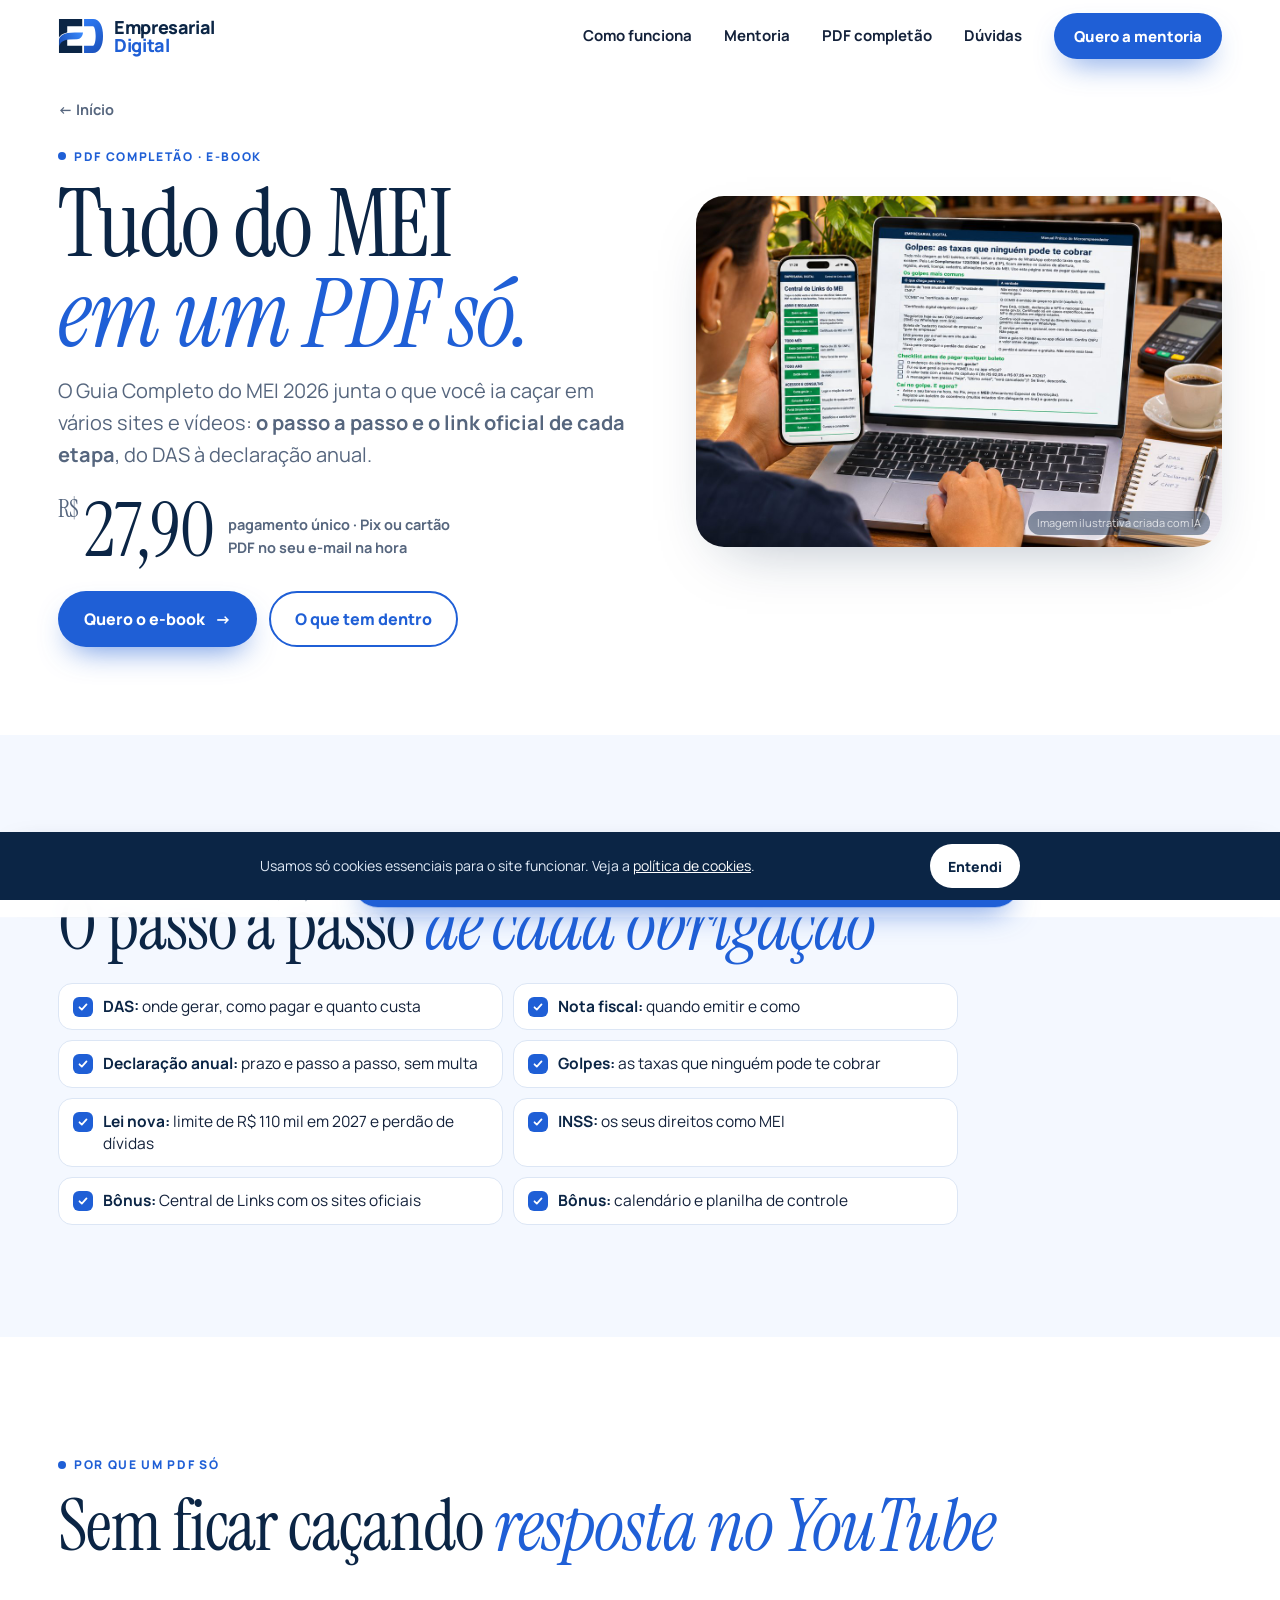
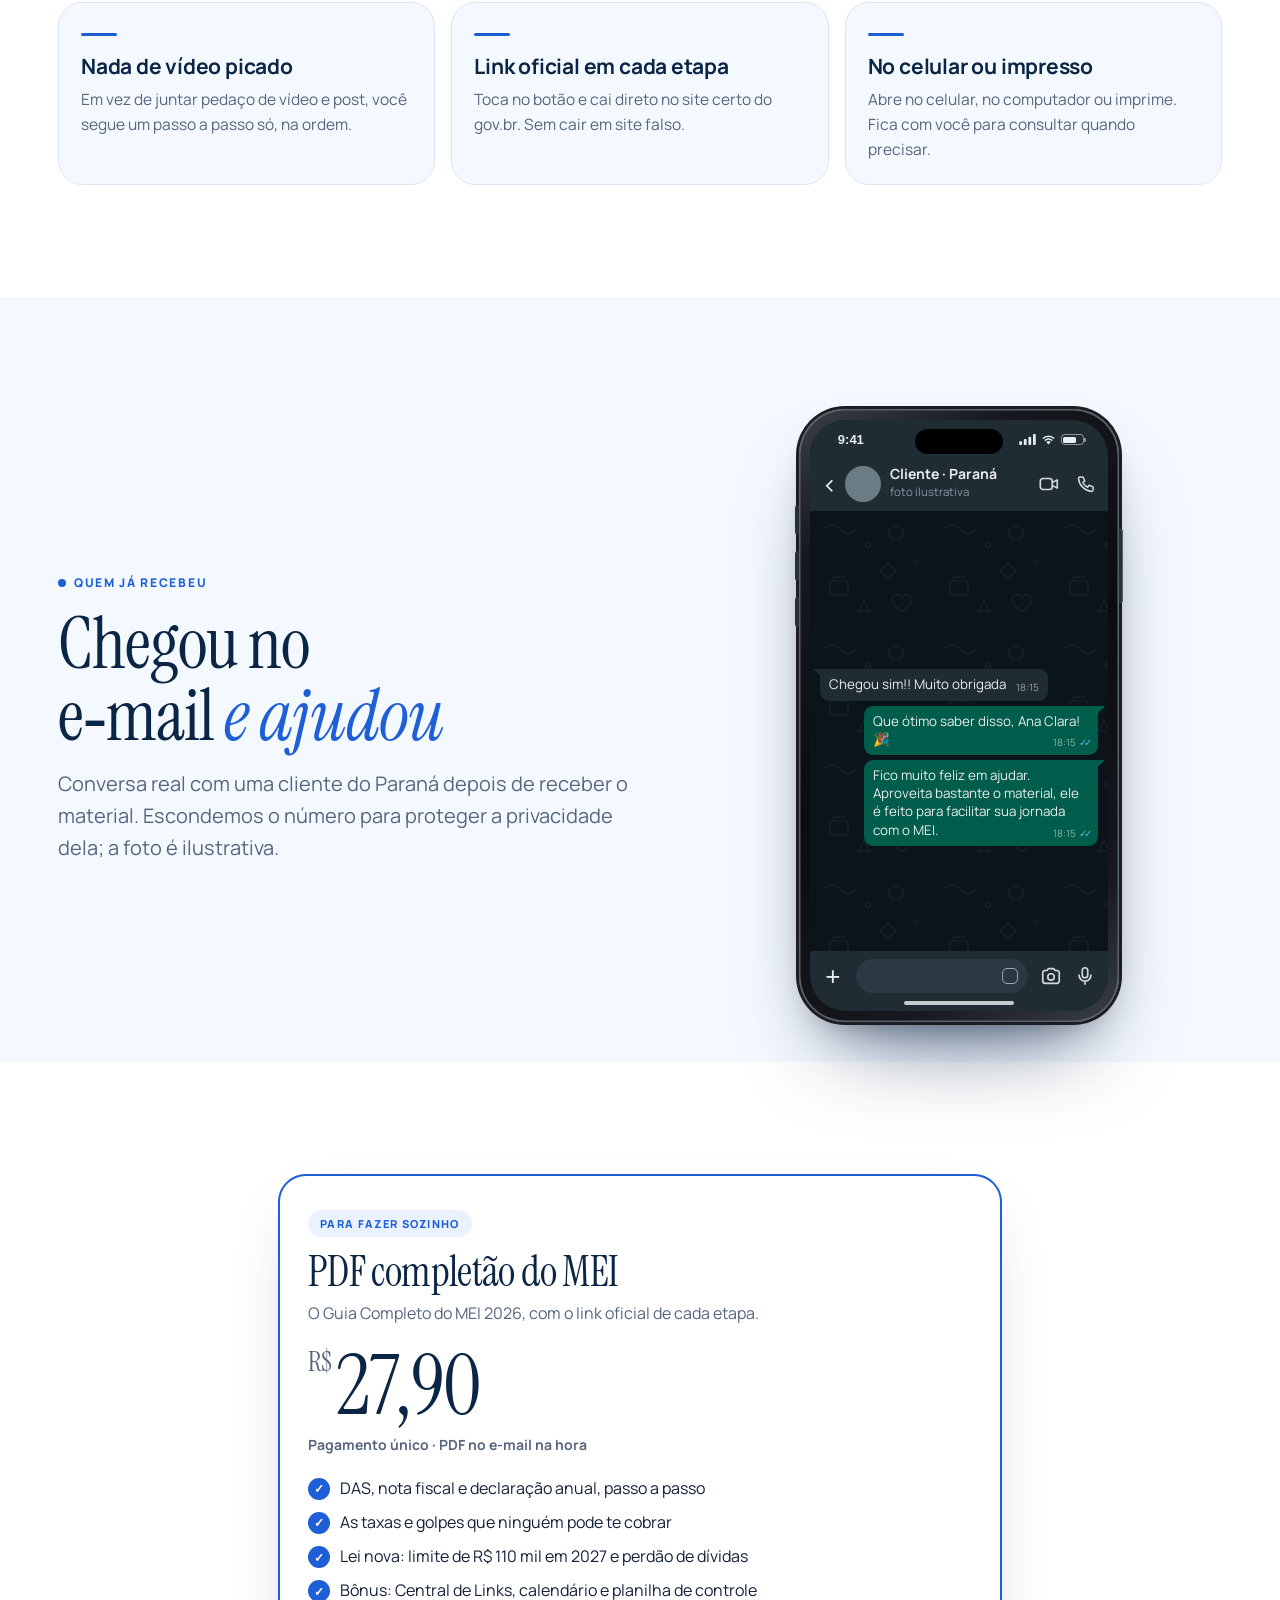
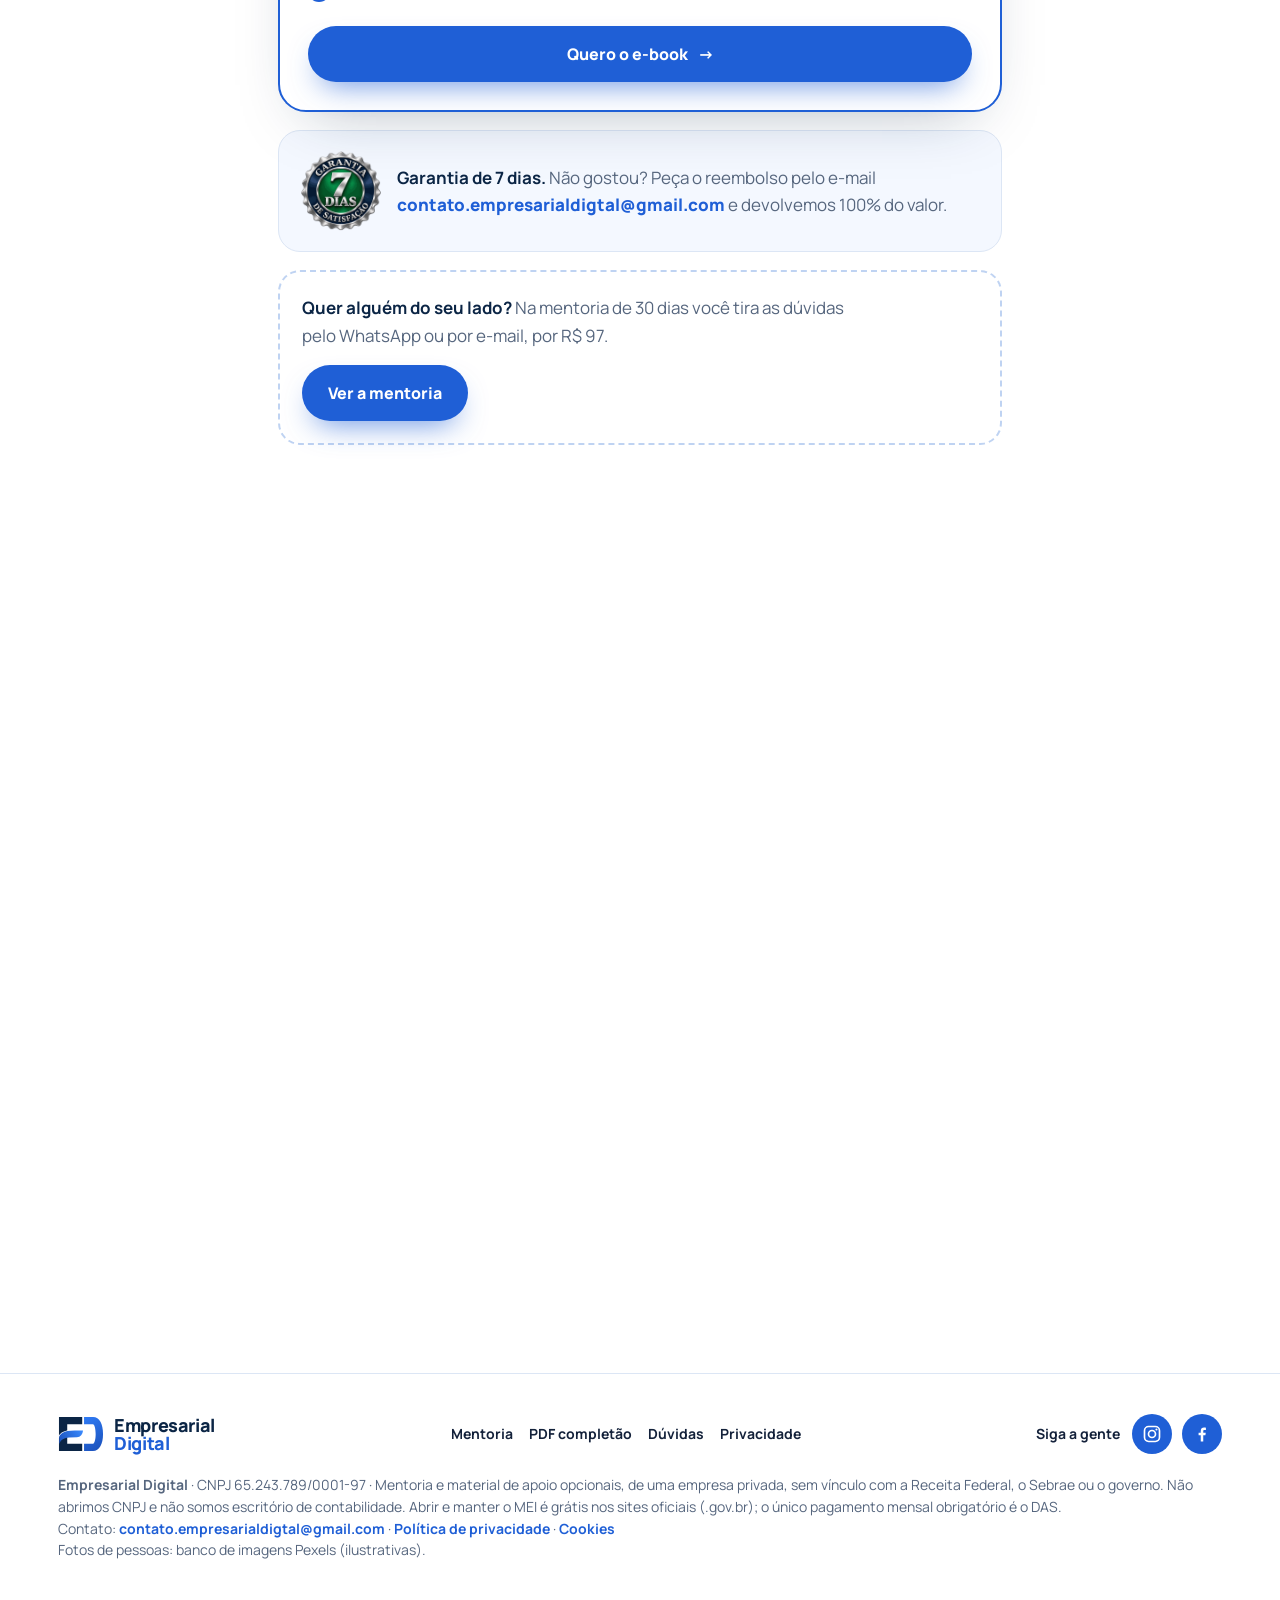
<file: ebook.html>
<!doctype html>
<html lang="pt-BR">
<head>
<meta charset="utf-8">
<meta name="viewport" content="width=device-width, initial-scale=1, viewport-fit=cover">
<title>PDF completão do MEI · Empresarial Digital</title>
<meta name="description" content="O Guia Completo do MEI 2026 em PDF: DAS, nota fiscal, declaração anual, golpes e a lei nova, com o link oficial de cada etapa. R$ 27,90.">
<meta name="robots" content="noindex">
<meta name="theme-color" content="#0B2545">
<meta name="referrer" content="no-referrer">
<link rel="icon" href="/assets/img/icone.svg" type="image/svg+xml">
<link rel="preconnect" href="https://fonts.googleapis.com">
<link rel="preconnect" href="https://fonts.gstatic.com" crossorigin>
<link rel="preconnect" href="https://images.pexels.com">
<link href="https://fonts.googleapis.com/css2?family=Instrument+Serif:ital@0;1&family=Manrope:wght@400;500;600;700;800&display=swap" rel="stylesheet">
<link rel="stylesheet" href="/assets/site.css?v=14">
<script>document.documentElement.classList.add("js")</script>
</head>
<body data-pagina="ebook">

<header class="topo" id="topo">
  <div class="miolo">
    <a class="logo" href="/" aria-label="Empresarial Digital, início"><img src="/assets/img/marca.svg" alt="" width="46" height="35"><span>Empresarial<b>Digital</b></span></a>
    <nav class="menu" aria-label="Páginas">
      <a href="/#como-funciona">Como funciona</a>
      <a href="/mentoria">Mentoria</a>
      <a href="/ebook">PDF completão</a>
      <a href="/#duvidas">Dúvidas</a>
    </nav>
    <a class="btn btn-azul" href="/mentoria">Quero a mentoria</a>
  </div>
</header>

<main>
<section class="prod-hero">
  <div class="miolo grade">
    <div>
      <a class="voltar-inicio" href="/">← Início</a>
      <div style="margin-top:18px"><span class="etiqueta">PDF completão · e-book</span></div>
      <h1>Tudo do MEI <em>em um PDF só.</em></h1>
      <p class="lead">O Guia Completo do MEI 2026 junta o que você ia caçar em vários sites e vídeos: <b>o passo a passo e o link oficial de cada etapa</b>, do DAS à declaração anual.</p>
      <div class="preco-linha"><b><small>R$</small>27,90</b><span>pagamento único · Pix ou cartão<br>PDF no seu e-mail na hora</span></div>
      <div class="acoes">
        <a class="btn btn-azul" href="#checkout-pdf" data-produto="pdf">Quero o e-book <span class="seta">→</span></a>
        <a class="btn btn-linha-azul" href="#conteudo">O que tem dentro</a>
      </div>
    </div>
    <div class="prod-visual">
      <div class="foto larga"><img src="/assets/img/pdf_em_uso.jpg" width="1200" height="800" alt="O PDF aberto no notebook na página de golpes e a Central de Links no celular" fetchpriority="high"></div>
      <span class="credito">Imagem ilustrativa criada com IA</span>
    </div>
  </div>
</section>

<section class="bloco" id="conteudo" style="background:var(--ceu-2)">
  <div class="miolo">
    <span class="etiqueta sobe">O que tem dentro</span>
    <h2 class="titulo sobe d1" style="margin-top:14px">O passo a passo <em>de cada obrigação</em></h2>
    <ul class="itens sobe d2" style="max-width:900px">
      <li><span><b>DAS:</b> onde gerar, como pagar e quanto custa</span></li>
      <li><span><b>Nota fiscal:</b> quando emitir e como</span></li>
      <li><span><b>Declaração anual:</b> prazo e passo a passo, sem multa</span></li>
      <li><span><b>Golpes:</b> as taxas que ninguém pode te cobrar</span></li>
      <li><span><b>Lei nova:</b> limite de R$ 110 mil em 2027 e perdão de dívidas</span></li>
      <li><span><b>INSS:</b> os seus direitos como MEI</span></li>
      <li><span><b>Bônus:</b> Central de Links com os sites oficiais</span></li>
      <li><span><b>Bônus:</b> calendário e planilha de controle</span></li>
    </ul>
  </div>
</section>

<section class="bloco">
  <div class="miolo">
    <span class="etiqueta sobe">Por que um PDF só</span>
    <h2 class="titulo sobe d1" style="margin-top:14px">Sem ficar caçando <em>resposta no YouTube</em></h2>
    <div class="passos4 tres">
      <div class="cartao sobe"><h3>Nada de vídeo picado</h3><p>Em vez de juntar pedaço de vídeo e post, você segue um passo a passo só, na ordem.</p></div>
      <div class="cartao sobe d1"><h3>Link oficial em cada etapa</h3><p>Toca no botão e cai direto no site certo do gov.br. Sem cair em site falso.</p></div>
      <div class="cartao sobe d2"><h3>No celular ou impresso</h3><p>Abre no celular, no computador ou imprime. Fica com você para consultar quando precisar.</p></div>
    </div>
  </div>
</section>

<section class="bloco" style="background:var(--ceu-2);padding-bottom:40px">
  <div class="miolo">
    <div class="prod-hero" style="padding:0"><div class="grade">
      <div>
        <span class="etiqueta sobe">Quem já recebeu</span>
        <h2 class="titulo sobe d1" style="margin-top:14px">Chegou no e&#8209;mail <em>e ajudou</em></h2>
        <p class="lead sobe d2" style="margin-top:16px">Conversa real com uma cliente do Paraná depois de receber o material. Escondemos o número para proteger a privacidade dela; a foto é ilustrativa.</p>
      </div>
      <div class="sobe"><div class="cel anima" style="margin:0 auto" aria-label="Conversa real do atendimento com uma cliente do Paraná, com foto ilustrativa"><div class="tela"><div class="ios-status" aria-hidden="true"><span class="hora">9:41</span><span class="ilha"></span><span class="sinais"><svg viewBox="0 0 18 12" width="17" height="11"><rect x="0" y="8" width="3" height="4" rx="1"/><rect x="5" y="5.5" width="3" height="6.5" rx="1"/><rect x="10" y="3" width="3" height="9" rx="1"/><rect x="15" y="0" width="3" height="12" rx="1"/></svg><svg viewBox="0 0 16 12" width="15" height="11"><path d="M8 11.5 5.6 8.8a3.4 3.4 0 0 1 4.8 0zM3.4 6.6a6.6 6.6 0 0 1 9.2 0l-1.1 1.2a5 5 0 0 0-7 0zM1.2 4.3a9.8 9.8 0 0 1 13.6 0l-1.1 1.2a8.2 8.2 0 0 0-11.4 0z"/></svg><span class="bat"><i></i></span></span></div>
          <div class="zap-topo"><span class="volta">‹</span><span class="foto" aria-hidden="true" style="background-image:url(https://images.pexels.com/photos/30557590/pexels-photo-30557590.jpeg?auto=compress&cs=tinysrgb&w=300);background-size:260%;background-position:50% 42%"></span><div><b>Cliente · Paraná</b><small>foto ilustrativa</small></div><span class="ic" aria-hidden="true"><svg viewBox="0 0 24 24" width="22" height="22" fill="none" stroke="currentColor" stroke-width="1.8" stroke-linejoin="round"><rect x="2.5" y="6" width="13" height="12" rx="3"/><path d="M15.5 10.5 21 7.5v9l-5.5-3"/></svg><svg viewBox="0 0 24 24" width="20" height="20" fill="none" stroke="currentColor" stroke-width="1.8" stroke-linejoin="round"><path d="M5 3.5h3.5l2 5-2.4 1.5a11 11 0 0 0 5.9 5.9l1.5-2.4 5 2v3.5a2 2 0 0 1-2 2A17.5 17.5 0 0 1 3 5.5a2 2 0 0 1 2-2z"/></svg></span></div>
          <div class="zap-chat">
            <div class="zm in">Chegou sim!! Muito obrigada<small>18:15</small></div>
            <div class="zm out">Que ótimo saber disso, Ana Clara! 🎉<small>18:15<i>✓✓</i></small></div>
            <div class="zm out">Fico muito feliz em ajudar. Aproveita bastante o material, ele é feito para facilitar sua jornada com o MEI.<small>18:15<i>✓✓</i></small></div>
            <div class="zm out">E se em algum momento quiser uma orientação mais personalizada, lembra que a mentoria está aqui pra isso!<small>18:15<i>✓✓</i></small></div>
          </div>
          <div class="zap-rodape" aria-hidden="true"><b>+</b><span><i></i></span><svg viewBox="0 0 24 24" width="22" height="22" fill="none" stroke="currentColor" stroke-width="1.8" stroke-linejoin="round"><path d="M3 8.5A2.5 2.5 0 0 1 5.5 6h2l1.5-2h6l1.5 2h2A2.5 2.5 0 0 1 21 8.5v9a2.5 2.5 0 0 1-2.5 2.5h-13A2.5 2.5 0 0 1 3 17.5z"/><circle cx="12" cy="13" r="3.5"/></svg><svg viewBox="0 0 24 24" width="22" height="22" fill="none" stroke="currentColor" stroke-width="1.8" stroke-linecap="round"><rect x="9" y="3" width="6" height="11" rx="3"/><path d="M5.5 11a6.5 6.5 0 0 0 13 0M12 17.5V21"/></svg></div>
        </div></div></div>
    </div></div>
  </div>
</section>

<section class="bloco" id="oferta">
  <div class="miolo" style="max-width:760px">
    <article class="oferta top sobe">
      <span class="selo claro">Para fazer sozinho</span>
      <h3>PDF completão do MEI</h3>
      <p class="pra">O Guia Completo do MEI 2026, com o link oficial de cada etapa.</p>
      <div class="preco"><small>R$</small>27,90</div>
      <p class="unico">Pagamento único · PDF no e-mail na hora</p>
      <ul>
        <li>DAS, nota fiscal e declaração anual, passo a passo</li>
        <li>As taxas e golpes que ninguém pode te cobrar</li>
        <li>Lei nova: limite de R$ 110 mil em 2027 e perdão de dívidas</li>
        <li>Bônus: Central de Links, calendário e planilha de controle</li>
      </ul>
      <a class="btn btn-azul btn-cheio" href="#checkout-pdf" data-produto="pdf">Quero o e-book <span class="seta">→</span></a>
    </article>
    <div class="garantia sobe">
      <img src="/assets/img/selo_7dias.png" width="300" height="300" alt="Selo de garantia de 7 dias" loading="lazy">
      <p><b>Garantia de 7 dias.</b> Não gostou? Peça o reembolso pelo e-mail <a href="mailto:contato.empresarialdigtal@gmail.com">contato.empresarialdigtal@gmail.com</a> e devolvemos 100% do valor.</p>
    </div>
    <div class="upsell sobe"><p><b>Quer alguém do seu lado?</b> Na mentoria de 30 dias você tira as dúvidas pelo WhatsApp ou por e-mail, por R$ 97.</p><a class="btn btn-azul" href="/mentoria">Ver a mentoria</a></div>
    <div class="aviso sobe"><b>Antes de comprar, saiba:</b> abrir e manter o MEI é grátis nos sites oficiais (.gov.br) e o único pagamento mensal obrigatório é o DAS. O CCMEI também é gratuito e você pode emitir sozinho no <a href="https://www.gov.br/empresas-e-negocios/pt-br/empreendedor/servicos-para-mei/emissao-de-comprovante-ccmei" target="_blank" rel="noopener">Portal do Empreendedor</a>. A mentoria e o e-book são opcionais, de uma empresa privada, sem vínculo com a Receita Federal, o Sebrae ou o governo. Não abrimos CNPJ.</div>
  </div>
</section>

<section class="bloco" id="duvidas" style="padding-top:20px">
  <div class="miolo">
    <div class="centro"><span class="etiqueta sobe">Dúvidas</span><h2 class="titulo sobe d1" style="margin-top:14px">Perguntas <em>frequentes</em></h2></div>
    <div class="perguntas">
      <details class="sobe"><summary>Como recebo o e-book?</summary><p>Logo depois do pagamento, no seu e-mail. Se não achar, olhe no spam ou na aba Promoções.</p></details>
      <details class="sobe"><summary>Consigo ler no celular?</summary><p>Sim. O PDF abre no celular, no computador e dá para imprimir.</p></details>
      <details class="sobe"><summary>Os links são oficiais?</summary><p>Sim. Cada etapa leva direto para o site oficial (.gov.br), onde os serviços do MEI são gratuitos.</p></details>
      <details class="sobe"><summary>Vocês são do governo?</summary><p>Não. Somos a Empresarial Digital, uma empresa privada, sem vínculo com a Receita Federal, o Sebrae ou o governo.</p></details>
      <details class="sobe"><summary>E se eu não gostar?</summary><p>Você tem 7 dias de garantia. É só pedir o reembolso pelo e-mail <a href="mailto:contato.empresarialdigtal@gmail.com">contato.empresarialdigtal@gmail.com</a>.</p></details>
    </div>
  </div>
</section>
</main>

<footer class="rodape">
  <div class="miolo">
    <div class="linha1">
      <a class="logo" href="/"><img src="/assets/img/marca.svg" alt="" width="46" height="35"><span>Empresarial<b>Digital</b></span></a>
      <nav aria-label="Rodapé"><a href="/mentoria">Mentoria</a><a href="/ebook">PDF completão</a><a href="/#duvidas">Dúvidas</a><a href="/privacidade">Privacidade</a></nav>
      <div class="redes"><span>Siga a gente</span><a href="https://www.instagram.com/empresarialdigitalbr/" target="_blank" rel="noopener" aria-label="Instagram da Empresarial Digital" title="Instagram @empresarialdigitalbr"><svg viewBox="0 0 24 24" aria-hidden="true"><rect x="3" y="3" width="18" height="18" rx="5" fill="none" stroke="currentColor" stroke-width="2"/><circle cx="12" cy="12" r="4.2" fill="none" stroke="currentColor" stroke-width="2"/><circle cx="17.4" cy="6.6" r="1.3" fill="currentColor"/></svg></a><a href="https://www.facebook.com/empresarialdigitalbr" target="_blank" rel="noopener" aria-label="Facebook da Empresarial Digital" title="Facebook Empresarial Digital"><svg viewBox="0 0 24 24" aria-hidden="true"><path d="M13.5 21v-7.5h2.6l.4-3h-3V8.6c0-.9.3-1.5 1.6-1.5h1.6V4.4c-.3 0-1.2-.1-2.3-.1-2.3 0-3.9 1.4-3.9 4v2.2H7.9v3h2.6V21h3z" fill="currentColor"/></svg></a></div>
    </div>
    <p class="legal"><b>Empresarial Digital</b> · CNPJ 65.243.789/0001-97 · Mentoria e material de apoio opcionais, de uma empresa privada, sem vínculo com a Receita Federal, o Sebrae ou o governo. Não abrimos CNPJ e não somos escritório de contabilidade. Abrir e manter o MEI é grátis nos sites oficiais (.gov.br); o único pagamento mensal obrigatório é o DAS.<br>Contato: <a href="mailto:contato.empresarialdigtal@gmail.com">contato.empresarialdigtal@gmail.com</a> · <a href="/privacidade">Política de privacidade</a> · <a href="/privacidade#cookies">Cookies</a><br>Fotos de pessoas: banco de imagens Pexels (ilustrativas).</p>
  </div>
</footer>

<div class="barra" id="barra" aria-hidden="true">
  <div class="in">
    <div class="p"><small>PDF completão</small><b>R$ 27,90</b></div>
    <a class="btn btn-azul" href="#checkout-pdf" data-produto="pdf" tabindex="-1">Quero o e-book</a>
  </div>
</div>

<div class="cookies" id="cookies" role="region" aria-label="Aviso de cookies" hidden>
  <div class="in"><p>Usamos só cookies essenciais para o site funcionar. Veja a <a href="/privacidade#cookies">política de cookies</a>.</p><button type="button" id="cookies-ok">Entendi</button></div>
</div>

<script src="/assets/site.js?v=8" defer></script>
</body>
</html>
</file>
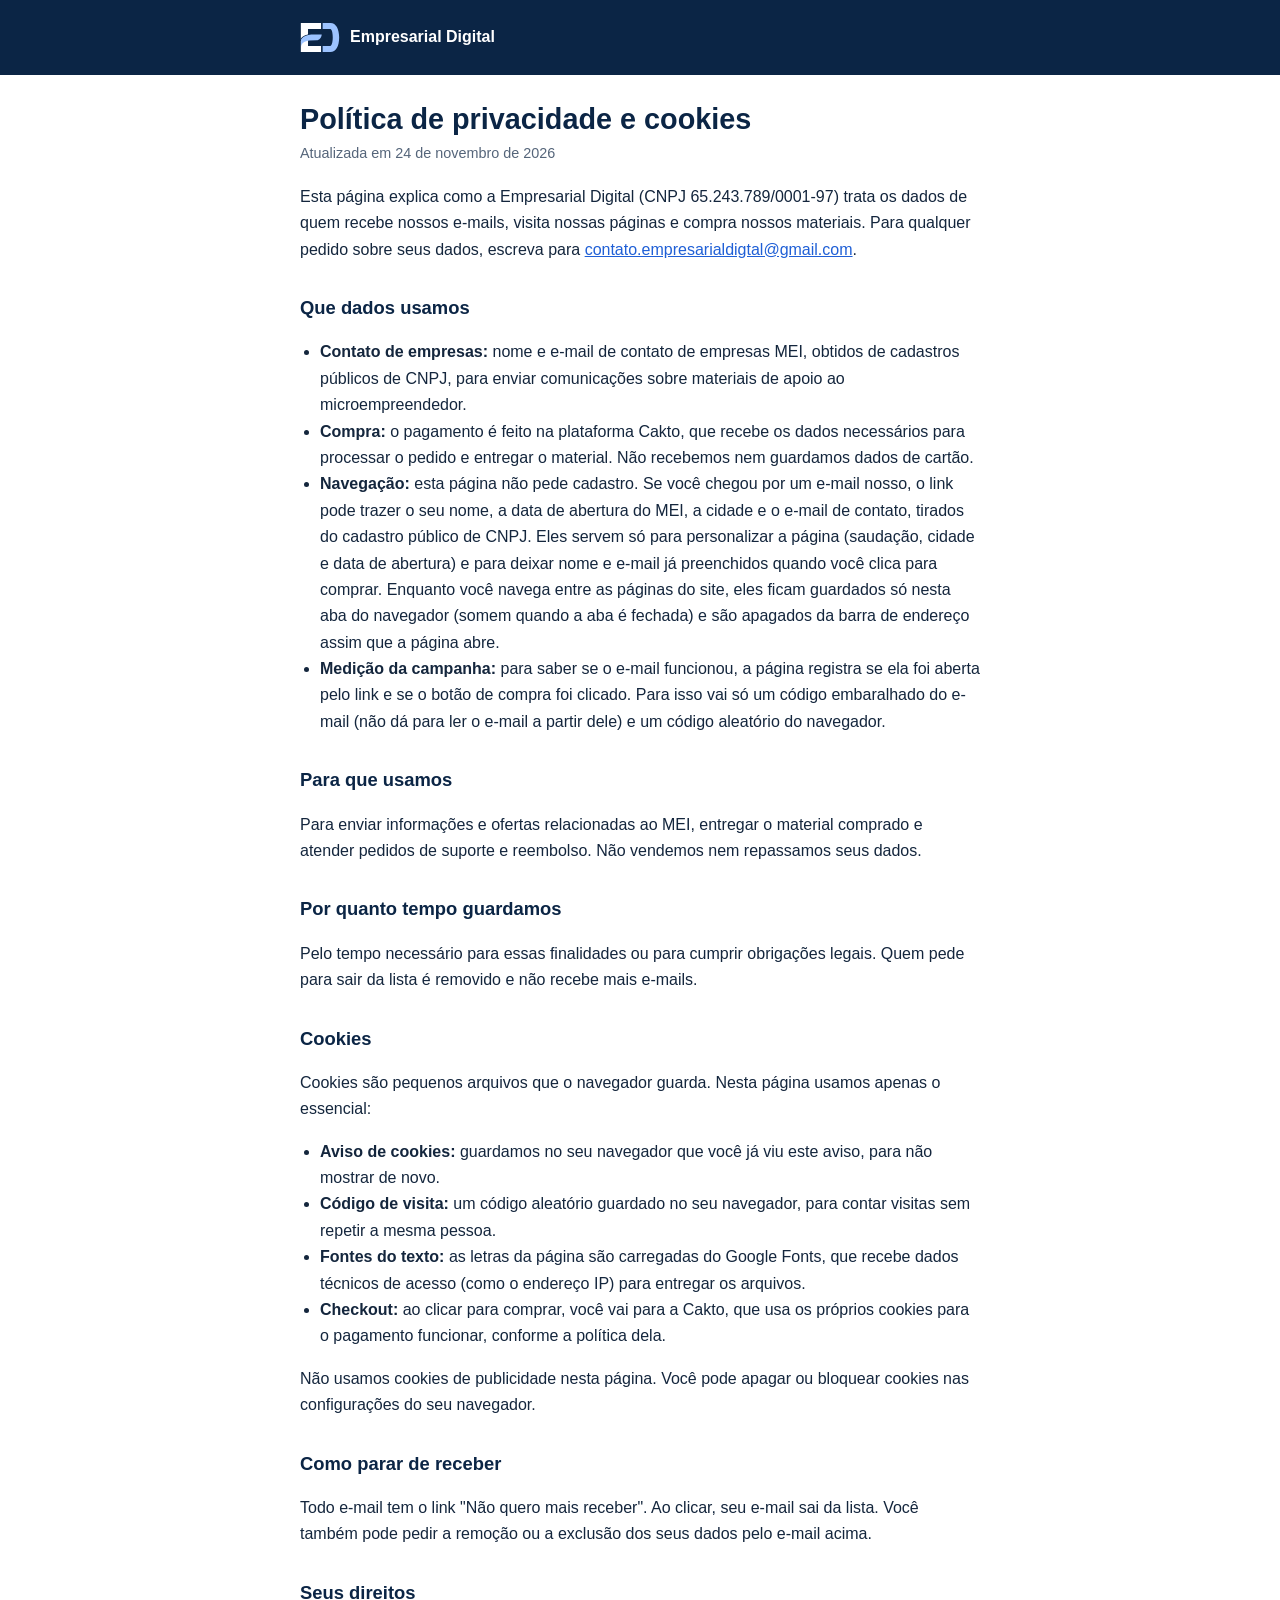
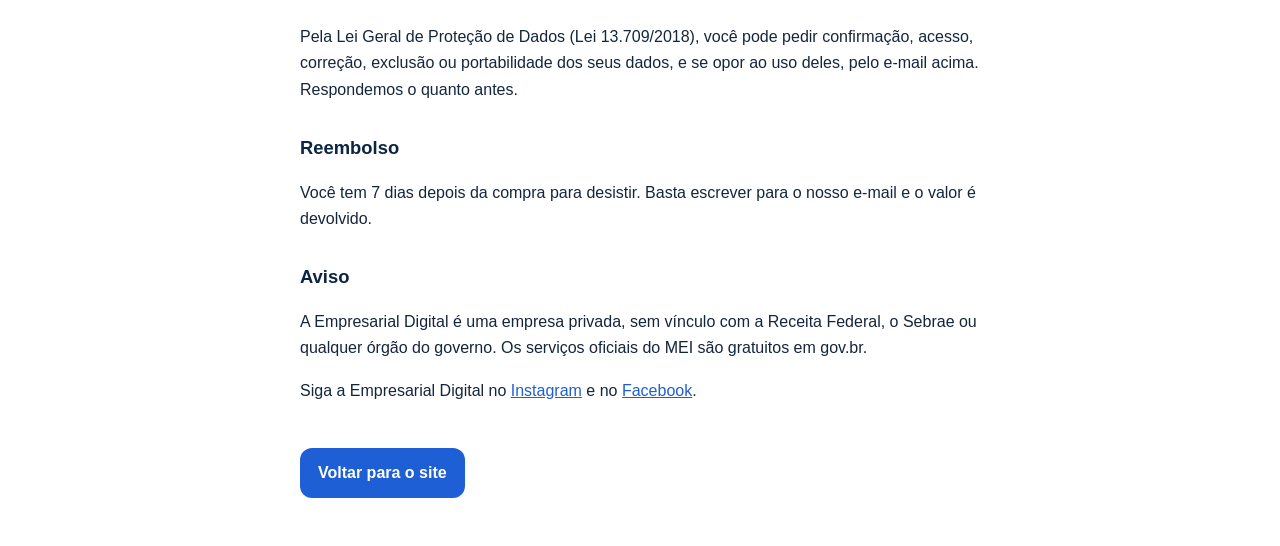
<file: privacidade.html>
<!doctype html>
<html lang="pt-BR">
<head>
<meta charset="utf-8">
<meta name="viewport" content="width=device-width, initial-scale=1">
<title>Política de privacidade e cookies · Empresarial Digital</title>
<meta name="robots" content="noindex">
<link rel="icon" href="/assets/img/icone.svg">
<link rel="preconnect" href="https://fonts.googleapis.com">
<link rel="preconnect" href="https://fonts.gstatic.com" crossorigin>
<link href="https://fonts.googleapis.com/css2?family=Instrument+Serif:ital@0;1&family=Manrope:wght@400;700;800&display=swap" rel="stylesheet">
<style>
body{margin:0;background:#FFFFFF;color:#14263D;font-family:"Plus Jakarta Sans","Segoe UI",Arial,sans-serif;font-size:16px;line-height:1.65}
.topo{background:#0B2545;color:#fff;padding:22px 18px}
.topo p{max-width:680px;margin:0 auto;font-weight:700}
main{max-width:680px;margin:0 auto;padding:28px 18px 48px}
h1{font-family:"Archivo",Arial,sans-serif;font-weight:800;font-size:1.8rem;line-height:1.15;color:#0B2545;margin:0 0 6px}
h2{font-family:"Archivo",Arial,sans-serif;font-weight:800;font-size:1.15rem;color:#0B2545;margin-top:30px}
.data{color:#55657A;font-size:.9rem;margin:0 0 18px}
a{color:#1F5FD6}
ul{padding-left:20px}
.voltar{display:inline-block;margin-top:28px;background:#1F5FD6;color:#fff;text-decoration:none;font-weight:700;padding:12px 18px;border-radius:12px}
</style>
</head>
<body>
<div class="topo"><p style="display:flex;align-items:center;gap:10px"><img src="/assets/img/marca-negativa.svg" alt="" width="40" height="31">Empresarial Digital</p></div>
<main>
<h1>Política de privacidade e cookies</h1>
<p class="data">Atualizada em 24 de novembro de 2026</p>
<p>Esta página explica como a Empresarial Digital (CNPJ 65.243.789/0001-97) trata os dados de quem recebe nossos e-mails, visita nossas páginas e compra nossos materiais. Para qualquer pedido sobre seus dados, escreva para <a href="mailto:contato.empresarialdigtal@gmail.com">contato.empresarialdigtal@gmail.com</a>.</p>

<h2>Que dados usamos</h2>
<ul>
<li><b>Contato de empresas:</b> nome e e-mail de contato de empresas MEI, obtidos de cadastros públicos de CNPJ, para enviar comunicações sobre materiais de apoio ao microempreendedor.</li>
<li><b>Compra:</b> o pagamento é feito na plataforma Cakto, que recebe os dados necessários para processar o pedido e entregar o material. Não recebemos nem guardamos dados de cartão.</li>
<li><b>Navegação:</b> esta página não pede cadastro. Se você chegou por um e-mail nosso, o link pode trazer o seu nome, a data de abertura do MEI, a cidade e o e-mail de contato, tirados do cadastro público de CNPJ. Eles servem só para personalizar a página (saudação, cidade e data de abertura) e para deixar nome e e-mail já preenchidos quando você clica para comprar. Enquanto você navega entre as páginas do site, eles ficam guardados só nesta aba do navegador (somem quando a aba é fechada) e são apagados da barra de endereço assim que a página abre.</li>
<li><b>Medição da campanha:</b> para saber se o e-mail funcionou, a página registra se ela foi aberta pelo link e se o botão de compra foi clicado. Para isso vai só um código embaralhado do e-mail (não dá para ler o e-mail a partir dele) e um código aleatório do navegador.</li>
</ul>

<h2>Para que usamos</h2>
<p>Para enviar informações e ofertas relacionadas ao MEI, entregar o material comprado e atender pedidos de suporte e reembolso. Não vendemos nem repassamos seus dados.</p>

<h2>Por quanto tempo guardamos</h2>
<p>Pelo tempo necessário para essas finalidades ou para cumprir obrigações legais. Quem pede para sair da lista é removido e não recebe mais e-mails.</p>

<h2 id="cookies">Cookies</h2>
<p>Cookies são pequenos arquivos que o navegador guarda. Nesta página usamos apenas o essencial:</p>
<ul>
<li><b>Aviso de cookies:</b> guardamos no seu navegador que você já viu este aviso, para não mostrar de novo.</li>
<li><b>Código de visita:</b> um código aleatório guardado no seu navegador, para contar visitas sem repetir a mesma pessoa.</li>
<li><b>Fontes do texto:</b> as letras da página são carregadas do Google Fonts, que recebe dados técnicos de acesso (como o endereço IP) para entregar os arquivos.</li>
<li><b>Checkout:</b> ao clicar para comprar, você vai para a Cakto, que usa os próprios cookies para o pagamento funcionar, conforme a política dela.</li>
</ul>
<p>Não usamos cookies de publicidade nesta página. Você pode apagar ou bloquear cookies nas configurações do seu navegador.</p>

<h2>Como parar de receber</h2>
<p>Todo e-mail tem o link "Não quero mais receber". Ao clicar, seu e-mail sai da lista. Você também pode pedir a remoção ou a exclusão dos seus dados pelo e-mail acima.</p>

<h2>Seus direitos</h2>
<p>Pela Lei Geral de Proteção de Dados (Lei 13.709/2018), você pode pedir confirmação, acesso, correção, exclusão ou portabilidade dos seus dados, e se opor ao uso deles, pelo e-mail acima. Respondemos o quanto antes.</p>

<h2>Reembolso</h2>
<p>Você tem 7 dias depois da compra para desistir. Basta escrever para o nosso e-mail e o valor é devolvido.</p>

<h2>Aviso</h2>
<p>A Empresarial Digital é uma empresa privada, sem vínculo com a Receita Federal, o Sebrae ou qualquer órgão do governo. Os serviços oficiais do MEI são gratuitos em gov.br.</p>

<p>Siga a Empresarial Digital no <a href="https://www.instagram.com/empresarialdigitalbr/" target="_blank" rel="noopener">Instagram</a> e no <a href="https://www.facebook.com/empresarialdigitalbr" target="_blank" rel="noopener">Facebook</a>.</p>

<a class="voltar" href="/">Voltar para o site</a>
</main>
</body>
</html>
</file>
<file: assets/site.css>
/* Empresarial Digital · site de venda (mentoria MEI 30 dias + PDF completão)
   Identidade: branco + azul da logo. Títulos em Archivo condensada caixa alta, texto em Plus Jakarta Sans. */
:root{
  --azul:#1F5FD6; --azul-2:#2F7BF5; --azul-forte:#1A4FB8; --marinho:#0B2545; --marinho-2:#10305A;
  --ceu:#EAF2FF; --ceu-2:#F4F8FF; --linha:#DCE6F5; --texto:#13213A; --muted:#56667E; --branco:#fff;
  --amarelo:#FFCB3D; --verde:#16A34A; --zap-bg:#0B141A; --zap-in:#202C33; --zap-out:#005C4B;
  --f-titulo:"Archivo","Arial Narrow",Arial,sans-serif; --f-texto:"Plus Jakarta Sans","Segoe UI",Arial,sans-serif;
  --r:24px; --sombra:0 24px 60px -30px rgba(11,37,69,.35); --cookie-h:0px;
}
*{box-sizing:border-box;margin:0;padding:0}
html{scroll-behavior:smooth;-webkit-text-size-adjust:100%}
body{background:#fff;color:var(--texto);font:400 17px/1.6 var(--f-texto);-webkit-font-smoothing:antialiased;overflow-x:hidden;padding-bottom:calc(78px + var(--cookie-h))}
img{display:block;max-width:100%;height:auto}
a{color:inherit;text-decoration:none}
.miolo{width:100%;max-width:1200px;margin:0 auto;padding:0 max(18px,env(safe-area-inset-left,0px))}
.titulo{font-family:var(--f-titulo);font-stretch:78%;font-weight:900;text-transform:uppercase;letter-spacing:-.005em;line-height:.95;color:var(--marinho);text-wrap:balance}
h2.titulo{font-size:clamp(38px,6.4vw,72px)}
.titulo em{font-style:normal;color:var(--azul)}
.etiqueta{display:inline-flex;align-items:center;gap:8px;font:800 12px var(--f-texto);letter-spacing:.14em;text-transform:uppercase;color:var(--azul)}
.etiqueta::before{content:"";width:8px;height:8px;border-radius:50%;background:var(--azul)}
.lead{font-size:clamp(17px,1.8vw,20px);color:var(--muted);max-width:640px}
section{position:relative}
.bloco{padding:clamp(64px,9vw,112px) 0}
.centro{text-align:center}
.centro .lead{margin-left:auto;margin-right:auto}

/* botões */
.btn{display:inline-flex;align-items:center;justify-content:center;gap:10px;min-height:56px;padding:15px 24px;border-radius:999px;font:800 16px var(--f-texto);border:2px solid transparent;cursor:pointer;transition:transform .2s,box-shadow .2s,background .2s;text-align:center}
.btn:hover{transform:translateY(-2px)}
.btn:focus-visible{outline:3px solid var(--amarelo);outline-offset:3px}
.btn-azul{background:var(--azul);color:#fff;box-shadow:0 14px 30px -12px rgba(31,95,214,.7)}
.btn-azul:hover{background:var(--azul-forte)}
.btn-branco{background:#fff;color:var(--marinho)}
.btn-linha{border-color:rgba(255,255,255,.55);color:#fff}
.btn-linha:hover{background:rgba(255,255,255,.08)}
.btn-linha-azul{border-color:var(--azul);color:var(--azul);background:#fff}
.btn-linha-azul:hover{background:var(--ceu)}
.btn .seta{transition:transform .2s}
.btn:hover .seta{transform:translateX(4px)}
.btn-cheio{width:100%}

/* topo */
.topo{position:sticky;top:0;z-index:60;background:rgba(255,255,255,.92);backdrop-filter:blur(12px);-webkit-backdrop-filter:blur(12px);border-bottom:1px solid transparent;transition:border-color .2s}
.topo.rolou{border-color:var(--linha)}
.topo .miolo{display:flex;align-items:center;gap:18px;height:72px}
.logo{display:flex;align-items:center;gap:10px;flex:0 0 auto}
.logo img{width:46px;height:auto}
.logo span{font:800 18px/1.02 var(--f-titulo);letter-spacing:-.01em;color:var(--marinho)}
.logo span b{display:block;color:var(--azul);font-weight:800}
.menu{display:flex;gap:4px;margin-left:auto}
.menu a{padding:10px 14px;border-radius:999px;font-weight:700;font-size:15px;color:var(--texto)}
.menu a:hover{background:var(--ceu)}
.topo .btn{min-height:46px;padding:10px 18px;font-size:15px}
@media (max-width:900px){.menu{display:none}.topo .btn{margin-left:auto}}
@media (max-width:420px){.logo span{font-size:16px}.topo .btn{padding:10px 14px;font-size:14px}}

/* hero (cartão azul arredondado) */
.hero-wrap{padding:14px 0 0}
.hero{position:relative;overflow:hidden;border-radius:clamp(22px,3vw,36px);color:#fff;
  background:radial-gradient(900px 500px at 90% 10%,rgba(47,123,245,.55),transparent 60%),radial-gradient(700px 500px at 0% 100%,rgba(26,79,184,.6),transparent 60%),linear-gradient(135deg,#0B2545 0%,#123A73 55%,#1A4FB8 100%)}
.hero::before{content:"";position:absolute;inset:0;opacity:.09;pointer-events:none;background-image:radial-gradient(rgba(255,255,255,.9) 1px,transparent 1.4px);background-size:22px 22px;-webkit-mask-image:linear-gradient(90deg,#000,transparent 70%);mask-image:linear-gradient(90deg,#000,transparent 70%)}
.hero .grade{position:relative;display:grid;gap:28px;padding:clamp(28px,5vw,64px) clamp(20px,4vw,56px) 0}
.hero h1{font-family:var(--f-titulo);font-stretch:76%;font-weight:900;text-transform:uppercase;font-size:clamp(46px,8.6vw,104px);line-height:.9;letter-spacing:-.005em;text-wrap:balance}
.hero h1 em{font-style:normal;color:#9CC3FF}
.hero .sub{margin-top:18px;font-size:clamp(17px,1.9vw,21px);color:#D7E5FA;max-width:560px}
.hero .sub b{color:#fff}
.hero .acoes{margin-top:26px;display:flex;flex-wrap:wrap;gap:12px}
.hero .prova{margin:26px 0 0;display:flex;align-items:center;gap:14px;flex-wrap:wrap;padding-bottom:clamp(28px,4vw,48px)}
.hero .prova .bolinhas{display:flex}
.hero .prova .bolinhas i{width:34px;height:34px;border-radius:50%;border:2px solid #123A73;margin-left:-10px;display:grid;place-items:center;font:800 11px var(--f-texto);color:#0B2545}
.hero .prova .bolinhas i:first-child{margin-left:0}
.hero .prova p{font-size:15px;color:#D7E5FA;line-height:1.35}
.hero .prova p b{color:#fff;font-size:17px}
.pb-mei{max-width:560px;margin:0 0 18px;padding:12px 16px;border-radius:16px;background:rgba(255,255,255,.1);border:1px solid rgba(255,255,255,.22);font-size:15px;color:#D7E5FA}
.pb-mei b{display:block;color:#fff;font-size:20px;line-height:1.2}
.pb-mei small{display:block;margin-top:2px;font-weight:700;color:#9CC3FF;font-size:13px}
.pb-mei p{margin-top:6px}
.hero .lado{position:relative;align-self:end;display:flex;justify-content:center}
@media (min-width:960px){.hero .grade{grid-template-columns:1.08fr .92fr;align-items:end}.hero .prova{padding-bottom:56px}}

/* celular com conversa do WhatsApp */
.cel{width:min(320px,86vw);border-radius:42px;background:#0d0f13;padding:10px;box-shadow:0 40px 80px -30px rgba(0,0,0,.65),inset 0 0 0 2px #2a2f38;position:relative}
.cel::before{content:"";position:absolute;top:16px;left:50%;transform:translateX(-50%);width:92px;height:24px;border-radius:999px;background:#0d0f13;z-index:3}
.tela{border-radius:33px;overflow:hidden;background:var(--zap-bg);position:relative}
.zap-topo{display:flex;align-items:center;gap:10px;padding:44px 14px 10px;background:#1F2C34;color:#E9EDEF}
.zap-topo .volta{font-size:20px;opacity:.85}
.zap-topo .foto{width:34px;height:34px;border-radius:50%;flex:0 0 auto;background:radial-gradient(circle at 35% 35%,#9aa7b3,#5d6a76);filter:blur(1.5px)}
.zap-topo b{display:block;font-size:14px;line-height:1.2;color:#E9EDEF}
.zap-topo small{display:block;font-size:11.5px;color:#8696A0}
.zap-topo .ic{margin-left:auto;display:flex;gap:14px;opacity:.8}
.zap-chat{min-height:440px;max-height:460px;padding:12px 10px 14px;display:flex;flex-direction:column;gap:5px;overflow:hidden;justify-content:flex-end;
  background-color:var(--zap-bg);background-image:radial-gradient(rgba(255,255,255,.035) 1px,transparent 1.2px);background-size:16px 16px}
.zm{max-width:84%;padding:6px 9px 7px;border-radius:9px;font-size:13.4px;line-height:1.36;color:#E9EDEF;white-space:pre-line;word-break:break-word;position:relative}
.zm small{float:right;margin:6px 0 -4px 10px;font-size:10px;color:rgba(233,237,239,.6);white-space:nowrap}
.zm small i{font-style:normal;color:#53BDEB;margin-left:3px;letter-spacing:-3px}
.zm.in{align-self:flex-start;background:var(--zap-in);border-top-left-radius:2px}
.zm.out{align-self:flex-end;background:var(--zap-out);border-top-right-radius:2px}
.zm a{color:#53BDEB;text-decoration:underline}
.zap-rodape{display:flex;align-items:center;gap:8px;padding:8px 10px 14px;background:var(--zap-bg)}
.zap-rodape span{flex:1;height:36px;border-radius:999px;background:#202C33}
.zap-rodape i{width:36px;height:36px;border-radius:50%;background:#00A884}
.js .anima .zm{opacity:0;transform:translateY(8px) scale(.98);transition:opacity .35s,transform .35s}
.js .anima .zm.ver{opacity:1;transform:none}
.balao-fora{position:absolute;z-index:4;left:-8px;bottom:120px;max-width:220px;padding:12px 14px;border-radius:16px;background:#fff;color:var(--texto);font-size:14px;line-height:1.35;box-shadow:var(--sombra)}
.balao-fora b{display:block;color:var(--azul);font-size:12px;letter-spacing:.06em;text-transform:uppercase}
@media (max-width:520px){.balao-fora{display:none}}

/* faixa de temas que corre */
.temas{background:var(--marinho);color:#fff;overflow:hidden;padding:18px 0;margin-top:18px}
.temas .trilho{display:flex;gap:42px;width:max-content;animation:corre 38s linear infinite}
.temas span{font-family:var(--f-titulo);font-stretch:80%;font-weight:800;font-size:clamp(20px,2.6vw,28px);text-transform:uppercase;white-space:nowrap;display:inline-flex;align-items:center;gap:42px}
.temas span::after{content:"✦";color:#9CC3FF;font-size:.7em}
@keyframes corre{to{transform:translateX(-50%)}}

/* próximo passo: 4 cartões */
.passos4{margin-top:40px;display:grid;grid-template-columns:repeat(4,1fr);gap:16px}
.cartao{position:relative;display:flex;flex-direction:column;padding:26px 22px 22px;border-radius:var(--r);background:var(--ceu-2);border:1px solid var(--linha);transition:transform .25s,box-shadow .25s,border-color .25s;overflow:hidden}
.cartao:hover{transform:translateY(-4px);box-shadow:var(--sombra);border-color:#c5d6f0}
.cartao .ic{width:52px;height:52px;border-radius:16px;display:grid;place-items:center;background:#fff;border:1px solid var(--linha)}
.cartao .ic svg{width:26px;height:26px;stroke:var(--azul)}
.cartao h3{margin-top:18px;font-size:21px;line-height:1.2;color:var(--marinho);letter-spacing:-.01em}
.cartao p{margin-top:8px;color:var(--muted);font-size:15.5px}
.cartao .ir{margin-top:auto;padding-top:18px;font-weight:800;color:var(--azul);display:flex;align-items:center;gap:8px}
.cartao.destaque{background:linear-gradient(160deg,#1F5FD6,#0B2545);border-color:transparent;color:#fff}
.cartao.destaque h3{color:#fff}.cartao.destaque p{color:#D7E5FA}.cartao.destaque .ir{color:#fff}
.cartao.destaque .ic{background:rgba(255,255,255,.12);border-color:rgba(255,255,255,.25)}.cartao.destaque .ic svg{stroke:#fff}
@media (max-width:1000px){.passos4{grid-template-columns:1fr 1fr}}
@media (max-width:560px){.passos4{grid-template-columns:1fr}}

/* faz / não faz */
.duas{margin-top:40px;display:grid;grid-template-columns:1fr 1fr;gap:16px}
.lista{padding:28px 26px;border-radius:var(--r);border:1px solid var(--linha);background:#fff}
.lista h3{font-family:var(--f-titulo);font-stretch:80%;font-weight:900;text-transform:uppercase;font-size:28px;color:var(--marinho)}
.lista ul{list-style:none;margin-top:16px;display:grid;gap:12px}
.lista li{position:relative;padding-left:34px;color:var(--texto)}
.lista li::before{content:"✓";position:absolute;left:0;top:1px;width:23px;height:23px;border-radius:50%;display:grid;place-items:center;font:800 13px var(--f-texto);color:#fff;background:var(--verde)}
.lista.nao{background:var(--ceu-2)}
.lista.nao li::before{content:"×";background:#C9D3E2;color:var(--marinho);font-size:16px}
@media (max-width:800px){.duas{grid-template-columns:1fr}}

/* como funciona: linha que acende */
.caminho{margin-top:48px;display:grid;grid-template-columns:repeat(4,1fr);position:relative}
.caminho::before{content:"";position:absolute;left:12.5%;right:12.5%;top:34px;height:3px;border-radius:3px;background:var(--linha)}
.caminho .fio{position:absolute;left:12.5%;top:34px;height:3px;width:0;border-radius:3px;background:linear-gradient(90deg,var(--azul-2),var(--azul));transition:width 2.2s cubic-bezier(.2,.7,.2,1)}
.caminho.dentro .fio{width:75%}
.etapa{text-align:center;padding:0 10px;position:relative}
.etapa .bola{width:70px;height:70px;margin:0 auto;border-radius:50%;display:grid;place-items:center;background:#fff;border:2px solid var(--linha);position:relative;z-index:1;font:900 26px var(--f-titulo);color:var(--azul);transition:border-color .4s,background .4s,color .4s}
.caminho.dentro .etapa .bola{border-color:var(--azul)}
.caminho.dentro .etapa:last-child .bola{background:var(--azul);color:#fff}
.etapa b{display:block;margin-top:14px;font-size:18px;color:var(--marinho)}
.etapa small{display:block;margin-top:4px;color:var(--muted);font-size:15px;line-height:1.45}
@media (max-width:760px){
  .caminho{grid-template-columns:1fr;gap:22px}
  .caminho::before,.caminho .fio{left:34px;right:auto;top:0;bottom:0;width:3px;height:auto}
  .caminho .fio{height:0;transition:height 2.2s cubic-bezier(.2,.7,.2,1)}
  .caminho.dentro .fio{width:3px;height:100%}
  .etapa{display:grid;grid-template-columns:70px 1fr;gap:16px;text-align:left;align-items:center}
  .etapa .bola{margin:0}.etapa b{margin-top:0}
}

/* PDF completão */
.pdf{background:var(--ceu-2)}
.pdf .grade{display:grid;gap:36px;align-items:center}
.pdf .foto{position:relative;border-radius:var(--r);overflow:hidden;box-shadow:var(--sombra)}
.pdf .foto span{position:absolute;left:12px;bottom:12px;font:700 11px var(--f-texto);padding:5px 10px;border-radius:999px;background:rgba(11,37,69,.75);color:#fff}
.itens{list-style:none;margin-top:22px;display:grid;grid-template-columns:1fr 1fr;gap:10px}
.itens li{display:flex;gap:10px;align-items:flex-start;padding:12px 14px;border-radius:14px;background:#fff;border:1px solid var(--linha);font-size:15.5px;line-height:1.4}
.itens li b{color:var(--marinho)}
.itens li::before{content:"";flex:0 0 auto;width:20px;height:20px;margin-top:1px;border-radius:6px;background:var(--azul) url("data:image/svg+xml,%3Csvg xmlns='http://www.w3.org/2000/svg' viewBox='0 0 24 24'%3E%3Cpath d='M6 12.5l4 4 8-9' fill='none' stroke='%23fff' stroke-width='3' stroke-linecap='round' stroke-linejoin='round'/%3E%3C/svg%3E") center/14px no-repeat}
@media (min-width:960px){.pdf .grade{grid-template-columns:1fr 1fr}}
@media (max-width:560px){.itens{grid-template-columns:1fr}}

/* depoimentos */
.numeros{margin-top:34px;display:grid;grid-template-columns:repeat(3,1fr);gap:14px;max-width:900px;margin-left:auto;margin-right:auto}
.numero{padding:20px;border-radius:20px;background:var(--ceu-2);border:1px solid var(--linha);text-align:center}
.numero b{display:block;font-family:var(--f-titulo);font-stretch:78%;font-weight:900;font-size:clamp(34px,4.6vw,52px);line-height:1;color:var(--azul)}
.numero span{display:block;margin-top:6px;color:var(--muted);font-size:14.5px;line-height:1.35}
.estados{margin-top:14px;display:flex;justify-content:center;flex-wrap:wrap;gap:8px}
.estados i{font-style:normal;font-weight:800;font-size:13px;padding:6px 12px;border-radius:999px;background:var(--marinho);color:#fff}
.vitrine{margin-top:40px;display:flex;gap:22px;overflow-x:auto;scroll-snap-type:x mandatory;padding:10px max(18px,calc((100vw - 1200px)/2 + 18px)) 30px;scrollbar-width:thin}
.vitrine .cel{flex:0 0 auto;scroll-snap-align:center;width:300px}
.vitrine .zap-chat{min-height:420px;max-height:420px}
.vitrine-dica{margin-top:4px;color:var(--muted);font-size:14px}
.privado{margin-top:10px;color:var(--muted);font-size:14px}

/* ofertas */
.ofertas{margin-top:44px;display:grid;grid-template-columns:1.12fr .88fr;gap:18px;align-items:start}
.oferta{position:relative;padding:32px 28px 28px;border-radius:28px;background:#fff;border:1px solid var(--linha);box-shadow:var(--sombra)}
.oferta.top{border:2px solid var(--azul)}
.oferta .selo{display:inline-block;font:800 11px var(--f-texto);letter-spacing:.12em;text-transform:uppercase;padding:6px 12px;border-radius:999px;background:var(--amarelo);color:var(--marinho)}
.oferta .selo.claro{background:var(--ceu);color:var(--azul)}
.oferta h3{margin-top:14px;font-family:var(--f-titulo);font-stretch:80%;font-weight:900;text-transform:uppercase;font-size:clamp(30px,3.4vw,40px);line-height:.98;color:var(--marinho)}
.oferta .pra{margin-top:8px;color:var(--muted);font-size:16px}
.oferta .preco{margin-top:18px;font-family:var(--f-titulo);font-stretch:80%;font-weight:900;font-size:clamp(62px,8vw,84px);line-height:1;color:var(--marinho);letter-spacing:-.01em}
.oferta .preco small{font-size:.32em;vertical-align:1.6em;margin-right:6px;color:var(--muted)}
.oferta .unico{margin-top:6px;font-weight:700;font-size:14px;color:var(--muted)}
.oferta ul{list-style:none;margin:20px 0 24px;display:grid;gap:11px}
.oferta li{position:relative;padding-left:32px;font-size:16px;line-height:1.45}
.oferta li::before{content:"✓";position:absolute;left:0;top:1px;width:22px;height:22px;border-radius:50%;display:grid;place-items:center;font:800 12px var(--f-texto);color:#fff;background:var(--azul)}
.oferta .canais{display:flex;gap:8px;flex-wrap:wrap;margin-top:12px}
.oferta .canais span{display:inline-flex;align-items:center;gap:6px;font-weight:800;font-size:13px;padding:6px 11px;border-radius:999px;background:var(--ceu);color:var(--marinho)}
.oferta .mini{margin-top:12px;text-align:center;color:var(--muted);font-size:13.5px}
.garantia{margin-top:18px;display:flex;gap:16px;align-items:center;padding:20px 22px;border-radius:22px;background:var(--ceu-2);border:1px solid var(--linha);color:var(--muted)}
.garantia img{width:80px;height:80px;flex:0 0 auto;object-fit:contain}
.garantia b{color:var(--marinho)}
.garantia a{color:var(--azul);font-weight:800;word-break:break-word}
.aviso{margin-top:16px;padding:20px 22px;border-radius:22px;background:#FFF8E5;border:1px solid #F5D98A;color:#4A3B12;font-size:15.5px}
.aviso b{color:#2E2408}
.aviso a{color:var(--azul);font-weight:800}
@media (max-width:900px){.ofertas{grid-template-columns:1fr}.oferta{padding:28px 22px 22px}}

/* dúvidas */
.perguntas{margin:40px auto 0;display:grid;gap:12px;max-width:860px}
.perguntas details{border:1px solid var(--linha);border-radius:18px;background:#fff;padding:18px 22px}
.perguntas summary{cursor:pointer;font-weight:800;font-size:17px;list-style:none;display:flex;justify-content:space-between;gap:16px;color:var(--marinho)}
.perguntas summary::-webkit-details-marker{display:none}
.perguntas summary::after{content:"+";color:var(--azul);font-size:24px;line-height:1}
.perguntas details[open] summary::after{content:"−"}
.perguntas details p{margin-top:10px;color:var(--muted)}
.perguntas a{color:var(--azul);font-weight:700}

/* chamada final */
.final{padding:0 0 clamp(64px,9vw,112px)}
.final .caixa{position:relative;overflow:hidden;border-radius:clamp(22px,3vw,36px);padding:clamp(40px,6vw,72px) clamp(22px,5vw,64px);color:#fff;text-align:center;
  background:radial-gradient(700px 400px at 100% 0%,rgba(47,123,245,.6),transparent 60%),linear-gradient(135deg,#0B2545,#1A4FB8)}
.final h2{font-family:var(--f-titulo);font-stretch:76%;font-weight:900;text-transform:uppercase;font-size:clamp(40px,6.6vw,80px);line-height:.92;text-wrap:balance}
.final h2 em{font-style:normal;color:#9CC3FF}
.final p{margin:16px auto 0;max-width:560px;color:#D7E5FA}
.final .acoes{margin-top:26px;display:flex;justify-content:center;flex-wrap:wrap;gap:12px}

/* rodapé */
.rodape{border-top:1px solid var(--linha);padding:40px 0 28px;color:var(--muted);font-size:14px}
.rodape .linha1{display:flex;flex-wrap:wrap;gap:18px;align-items:center;justify-content:space-between}
.rodape nav{display:flex;flex-wrap:wrap;gap:16px;font-weight:700;color:var(--texto)}
.rodape nav a:hover{color:var(--azul)}
.rodape .legal{margin-top:20px;line-height:1.55}
.rodape .legal a{color:var(--azul);font-weight:700}

/* barra fixa de compra */
.barra{position:fixed;left:0;right:0;bottom:var(--cookie-h);z-index:70;padding:10px max(14px,env(safe-area-inset-left,0px)) calc(10px + env(safe-area-inset-bottom,0px));background:rgba(255,255,255,.96);backdrop-filter:blur(10px);border-top:1px solid var(--linha);box-shadow:0 -12px 30px -18px rgba(11,37,69,.4);transform:translateY(120%);transition:transform .25s}
.barra.on{transform:none}
.barra .in{max-width:760px;margin:0 auto;display:flex;align-items:center;gap:12px}
.barra .p{flex:0 0 auto;line-height:1.1}
.barra .p small{display:block;font-size:11px;font-weight:700;color:var(--muted)}
.barra .p b{font-family:var(--f-titulo);font-stretch:80%;font-weight:900;font-size:26px;color:var(--marinho)}
.barra .btn{flex:1;min-height:50px;padding:12px 16px}

/* cookies */
.cookies{position:fixed;left:0;right:0;bottom:0;z-index:80;background:var(--marinho);color:#E2EBF7;font-size:14px;padding:12px max(14px,env(safe-area-inset-left,0px)) calc(12px + env(safe-area-inset-bottom,0px))}
.cookies[hidden]{display:none}
.cookies .in{max-width:760px;margin:0 auto;display:flex;align-items:center;gap:12px}
.cookies p{flex:1}.cookies a{color:#fff;text-decoration:underline}
.cookies button{flex:0 0 auto;border:0;border-radius:999px;padding:10px 18px;min-height:44px;font:800 14px var(--f-texto);background:#fff;color:var(--marinho);cursor:pointer}

/* aparecer ao rolar */
.js .sobe{opacity:0;transform:translateY(24px);transition:opacity .7s cubic-bezier(.2,.7,.2,1),transform .7s cubic-bezier(.2,.7,.2,1)}
.js .sobe.dentro{opacity:1;transform:none}
.js .sobe.d1{transition-delay:.08s}.js .sobe.d2{transition-delay:.16s}.js .sobe.d3{transition-delay:.24s}
@media (prefers-reduced-motion:reduce){html{scroll-behavior:auto}.temas .trilho{animation:none}.js .sobe{opacity:1;transform:none;transition:none}.js .anima .zm{opacity:1;transform:none}.btn,.barra{transition:none}}

/* ===== v4.1: capa com foto (estilo MaisMei), depoimentos em faixa e páginas de produto ===== */
.hero-foto{min-height:clamp(600px,80vh,720px);display:flex;align-items:flex-end}
.hero-foto .hero-img{position:absolute;inset:0;width:100%;height:100%;object-fit:cover;object-position:50% 22%}
.hero-foto::after{content:"";position:absolute;inset:0;z-index:1;pointer-events:none;
  background:linear-gradient(180deg,rgba(11,37,69,0) 0%,rgba(11,37,69,.15) 26%,rgba(11,37,69,.9) 52%,#0B2545 72%)}
.hero-foto::before{z-index:2}
.hero-txt{position:relative;z-index:3;width:100%;max-width:640px;padding:0 clamp(20px,4vw,56px) clamp(26px,4vw,52px)}
.hero-txt h1{margin-top:4px}
.credito{position:absolute;z-index:3;right:14px;top:12px;font-size:11px;color:rgba(255,255,255,.75);background:rgba(11,37,69,.45);padding:3px 9px;border-radius:999px}
@media (min-width:960px){
  .hero-foto{align-items:center}
  .hero-foto .hero-img{left:auto;width:56%;object-position:50% 28%}
  .hero-foto::after{background:linear-gradient(90deg,#0B2545 0%,#0B2545 44%,rgba(11,37,69,.55) 52%,rgba(11,37,69,0) 66%)}
  .hero-txt{padding:56px clamp(20px,4vw,64px)}
}
.prova .bolinhas i{color:#0B2545}

/* faixa de depoimentos (frases reais) */
.frases{overflow:hidden;padding:8px 0 6px}
.frases .trilho{display:flex;gap:16px;width:max-content;animation:corre 46s linear infinite}
.frases:hover .trilho{animation-play-state:paused}
.frase{width:300px;flex:0 0 auto;padding:20px 20px 18px;border-radius:20px;background:#fff;border:1px solid var(--linha);box-shadow:0 12px 30px -24px rgba(11,37,69,.4)}
.frase q{display:block;font-size:17px;font-weight:700;color:var(--marinho);quotes:"\201C" "\201D"}
.frase div{margin-top:14px;display:flex;align-items:center;gap:10px}
.frase i{width:36px;height:36px;border-radius:50%;display:grid;place-items:center;font:800 15px var(--f-texto);font-style:normal;color:#fff;background:var(--azul)}
.frase b{display:block;font-size:14.5px;color:var(--texto);line-height:1.2}
.frase small{display:block;font-size:12.5px;color:var(--muted)}
.frase .zapico{margin-left:auto;font-size:11px;font-weight:800;color:#00A884}

/* planos na página inicial (sem foto de produto) */
.planos{margin-top:40px;display:grid;grid-template-columns:1.1fr .9fr;gap:18px}
.plano{display:flex;flex-direction:column;padding:30px 26px 26px;border-radius:28px;border:1px solid var(--linha);background:#fff}
.plano.top{background:linear-gradient(160deg,#1F5FD6,#0B2545);color:#fff;border-color:transparent;box-shadow:0 30px 60px -30px rgba(31,95,214,.7)}
.plano h3{font-family:var(--f-titulo);font-stretch:80%;font-weight:900;text-transform:uppercase;font-size:clamp(28px,3.2vw,38px);line-height:.98;color:var(--marinho);margin-top:12px}
.plano.top h3{color:#fff}
.plano p{margin-top:8px;color:var(--muted)}.plano.top p{color:#D7E5FA}
.plano .preco{margin-top:16px;font-family:var(--f-titulo);font-stretch:80%;font-weight:900;font-size:clamp(54px,7vw,72px);line-height:1;color:var(--marinho)}
.plano.top .preco{color:#fff}
.plano .preco small{font-size:.32em;vertical-align:1.6em;margin-right:6px;opacity:.75}
.plano .btn{margin-top:22px;align-self:flex-start}
.plano .selo{align-self:flex-start;font:800 11px var(--f-texto);letter-spacing:.12em;text-transform:uppercase;padding:6px 12px;border-radius:999px;background:var(--amarelo);color:var(--marinho)}
.plano .selo.claro{background:var(--ceu);color:var(--azul)}
@media (max-width:860px){.planos{grid-template-columns:1fr}}

/* chamada final com foto */
.final .caixa.com-foto{text-align:left;display:grid;gap:24px;align-items:center}
.final .caixa.com-foto .acoes{justify-content:flex-start}
.final .caixa.com-foto p{margin-left:0}
.final .foto-final{position:relative;border-radius:24px;overflow:hidden;aspect-ratio:4/3}
.final .foto-final img{width:100%;height:100%;object-fit:cover}
.final .foto-final span{position:absolute;right:10px;bottom:10px;font-size:11px;color:#fff;background:rgba(11,37,69,.6);padding:3px 9px;border-radius:999px}
@media (min-width:900px){.final .caixa.com-foto{grid-template-columns:1.1fr .9fr;gap:40px}}

/* páginas de produto */
.prod-hero{padding:22px 0 clamp(48px,7vw,88px)}
.prod-hero .grade{display:grid;gap:34px;align-items:center}
.prod-hero h1{font-family:var(--f-titulo);font-stretch:76%;font-weight:900;text-transform:uppercase;font-size:clamp(46px,7.6vw,92px);line-height:.92;color:var(--marinho);margin-top:12px;text-wrap:balance}
.prod-hero h1 em{font-style:normal;color:var(--azul)}
.prod-hero .lead{margin-top:16px}
.prod-hero .preco-linha{margin-top:22px;display:flex;align-items:flex-end;gap:14px;flex-wrap:wrap}
.prod-hero .preco-linha b{font-family:var(--f-titulo);font-stretch:80%;font-weight:900;font-size:clamp(56px,7vw,76px);line-height:1;color:var(--marinho)}
.prod-hero .preco-linha b small{font-size:.32em;vertical-align:1.6em;margin-right:6px;color:var(--muted)}
.prod-hero .preco-linha span{padding-bottom:10px;color:var(--muted);font-weight:700;font-size:14.5px}
.prod-hero .acoes{margin-top:22px;display:flex;flex-wrap:wrap;gap:12px;align-items:center}
.prod-hero .canais{margin-top:16px;display:flex;flex-wrap:wrap;gap:8px}
.prod-hero .canais span{font-weight:800;font-size:13px;padding:7px 12px;border-radius:999px;background:var(--ceu);color:var(--marinho)}
.prod-visual{position:relative}
.prod-visual .foto{border-radius:28px;overflow:hidden;box-shadow:var(--sombra);aspect-ratio:4/5}
.prod-visual .foto img{width:100%;height:100%;object-fit:cover;object-position:50% 30%}
.prod-visual .foto.larga{aspect-ratio:3/2}
.prod-visual .credito{top:auto;bottom:12px;right:12px}
.prod-visual .cel{position:absolute;left:-18px;bottom:-34px;width:250px;border-radius:36px;padding:8px}
.prod-visual .cel .tela{border-radius:29px}
.prod-visual .cel .zap-topo{padding-top:36px}
.prod-visual .cel .zap-chat{min-height:300px;max-height:300px}
.prod-visual .cel .zm{font-size:12.4px}
@media (min-width:960px){.prod-hero .grade{grid-template-columns:1.05fr .95fr;gap:56px}}
@media (max-width:959px){.prod-visual{max-width:520px;margin:0 auto 30px}.prod-visual .cel{left:auto;right:-6px;width:210px}.prod-visual .cel .zap-chat{min-height:250px;max-height:250px}}
@media (max-width:420px){.prod-visual .cel{width:186px;bottom:-40px}}
.voltar-inicio{display:inline-flex;align-items:center;gap:6px;font-weight:700;color:var(--muted);font-size:14.5px}
.voltar-inicio:hover{color:var(--azul)}
.upsell{margin-top:18px;padding:22px;border-radius:22px;border:2px dashed #BFD3F2;background:#fff;display:flex;gap:16px;align-items:center;flex-wrap:wrap;justify-content:space-between}
.upsell p{color:var(--muted);max-width:560px}.upsell b{color:var(--marinho)}
.passos4.tres{grid-template-columns:repeat(3,1fr)}
@media (max-width:1000px){.passos4.tres{grid-template-columns:1fr 1fr}}
@media (max-width:560px){.passos4.tres{grid-template-columns:1fr}}
/* capa no celular: foto em cima (rosto visível) e texto embaixo, no azul */
@media (max-width:959px){
  .hero-foto{display:block;min-height:0}
  .hero-foto .hero-img{position:relative;height:clamp(300px,62vw,460px);object-position:50% 88%}
  .hero-foto::after{background:linear-gradient(180deg,rgba(11,37,69,0) 0,rgba(11,37,69,0) calc(clamp(300px,62vw,460px) - 150px),#0B2545 clamp(300px,62vw,460px),#0B2545 100%)}
  .hero-txt{margin-top:-64px;max-width:none}
  .hero-foto::before{display:none}
}

/* ===== v5 (24/11): ícones 3D, faixa de temas nova e celular realista ===== */
/* ícones 3D nos cartões */
.cartao .ic.ic3d{width:68px;height:68px;border-radius:20px;background:linear-gradient(150deg,#FFFFFF 0%,#EAF2FF 100%);border:1px solid #D6E4F7;box-shadow:0 10px 22px -14px rgba(31,95,214,.55),inset 0 1px 0 #fff}
.cartao .ic.ic3d img{width:46px;height:46px;filter:drop-shadow(0 6px 6px rgba(11,37,69,.18));transition:transform .3s}
.cartao:hover .ic.ic3d img{transform:translateY(-3px) rotate(-4deg) scale(1.06)}
.cartao.destaque .ic.ic3d{background:linear-gradient(150deg,rgba(255,255,255,.22),rgba(255,255,255,.06));border-color:rgba(255,255,255,.3);box-shadow:none}

/* faixa de temas: duas linhas em sentidos opostos, com pílulas e ícones (sem estrelinhas) */
.temas{position:relative;margin-top:18px;padding:18px 0;display:grid;gap:12px;overflow:hidden;
  background:linear-gradient(100deg,#0B2545 0%,#123A73 55%,#1A4FB8 100%)}
.temas::before,.temas::after{content:"";position:absolute;top:0;bottom:0;width:90px;z-index:2;pointer-events:none}
.temas::before{left:0;background:linear-gradient(90deg,#0B2545,rgba(11,37,69,0))}
.temas::after{right:0;background:linear-gradient(270deg,#1A4FB8,rgba(26,79,184,0))}
.temas .trilho{display:flex;gap:12px;width:max-content;animation:corre 46s linear infinite}
.temas .trilho.volta{animation-direction:reverse;animation-duration:52s}
.temas .pill{display:inline-flex;align-items:center;gap:10px;padding:9px 18px 9px 10px;border-radius:999px;white-space:nowrap;
  background:rgba(255,255,255,.08);border:1px solid rgba(255,255,255,.16);color:#fff;
  font-family:var(--f-titulo);font-stretch:82%;font-weight:800;font-size:clamp(16px,1.9vw,20px);text-transform:uppercase;letter-spacing:.01em}
.temas .pill img{width:28px;height:28px;padding:3px;border-radius:50%;background:rgba(255,255,255,.95)}
.temas span::after{content:none}
.temas .trilho.volta .pill{background:rgba(156,195,255,.12)}
@media (prefers-reduced-motion:reduce){.temas .trilho{animation:none}}

/* celular realista (iPhone) */
.cel{background:linear-gradient(145deg,#3a3f47 0%,#16181d 18%,#0b0c0f 50%,#16181d 82%,#3a3f47 100%);padding:11px;border-radius:46px;
  box-shadow:0 0 0 1.5px #5b616b inset,0 0 0 3px #1b1d22,0 50px 90px -40px rgba(11,37,69,.75),0 18px 40px -24px rgba(0,0,0,.6)}
.cel::before{content:"";position:absolute;top:120px;right:-4px;left:auto;transform:none;width:4px;height:74px;border-radius:0 3px 3px 0;background:#2a2e35;
  box-shadow:-1px 0 0 #5b616b inset;z-index:0}
.cel::after{content:"";position:absolute;top:96px;left:-4px;width:4px;height:30px;border-radius:3px 0 0 3px;background:#2a2e35;
  box-shadow:0 46px 0 #2a2e35,0 92px 0 #2a2e35}
.tela{border-radius:36px;position:relative;isolation:isolate}
.ios-status{position:relative;z-index:3;height:40px;display:flex;align-items:center;justify-content:space-between;padding:0 24px 0 28px;background:#1F2C34;color:#E9EDEF;font:700 13px/1 -apple-system,"SF Pro Text","Segoe UI",Arial,sans-serif}
.ios-status .ilha{position:absolute;left:50%;top:9px;transform:translateX(-50%);width:88px;height:25px;border-radius:999px;background:#000}
.ios-status .sinais{display:flex;align-items:center;gap:5px}
.ios-status svg{fill:#E9EDEF}
.ios-status .bat{width:23px;height:11px;border:1.3px solid rgba(233,237,239,.55);border-radius:3.5px;padding:1.3px;position:relative}
.ios-status .bat::after{content:"";position:absolute;right:-3.5px;top:3px;width:2px;height:4px;border-radius:0 1px 1px 0;background:rgba(233,237,239,.55)}
.ios-status .bat i{display:block;width:70%;height:100%;border-radius:1.5px;background:#E9EDEF}
.zap-topo{padding:6px 12px 9px;gap:9px}
.zap-topo .volta{font-size:26px;line-height:1;color:#E9EDEF;opacity:1;margin-right:-2px}
.zap-topo .foto{filter:none;background:none;width:36px;height:36px}
.zap-topo .foto svg{width:36px;height:36px;display:block}
.zap-topo .ic{margin-left:auto;display:flex;align-items:center;gap:16px;color:#E9EDEF;opacity:.9}
.zap-chat{background-color:#0B141A;
  background-image:url("data:image/svg+xml,%3Csvg xmlns='http://www.w3.org/2000/svg' width='120' height='120' viewBox='0 0 120 120'%3E%3Cg fill='none' stroke='%23ffffff' stroke-opacity='.05' stroke-width='1.4' stroke-linecap='round'%3E%3Cpath d='M14 18c4-6 12-6 16 0s12 6 16 0'/%3E%3Ccircle cx='86' cy='22' r='7'/%3E%3Cpath d='M70 60l8-8 8 8-8 8z'/%3E%3Cpath d='M20 70h18v14H20zM24 70v-4h10v4'/%3E%3Cpath d='M92 88c0-6 10-6 10 0 0 7-10 12-10 12s-10-5-10-12c0-6 10-6 10 0'/%3E%3Cpath d='M48 100l6-10 6 10z'/%3E%3Ccircle cx='58' cy='34' r='2.5'/%3E%3Cpath d='M104 50l4 4m0-4l-4 4'/%3E%3C/g%3E%3C/svg%3E");
  background-size:120px 120px}
.zm{box-shadow:0 1px .5px rgba(0,0,0,.25)}
.zm.in::before,.zm.out::before{content:"";position:absolute;top:0;width:8px;height:10px}
.zm.in::before{left:-6px;background:linear-gradient(225deg,var(--zap-in) 50%,transparent 50%)}
.zm.out::before{right:-6px;background:linear-gradient(135deg,var(--zap-out) 50%,transparent 50%)}
.zap-rodape{display:flex;align-items:center;gap:12px;padding:8px 12px 18px;background:#1F2C34;color:#E9EDEF}
.zap-rodape b{font:300 26px/1 Arial,sans-serif;color:#E9EDEF;width:22px;text-align:center}
.zap-rodape span{flex:1;height:34px;border-radius:999px;background:#2A3942;display:flex;align-items:center;justify-content:flex-end;padding-right:10px}
.zap-rodape span i{width:16px;height:16px;border-radius:5px;border:1.6px solid rgba(233,237,239,.6)}
.zap-rodape svg{opacity:.9;flex:0 0 auto}
.zap-rodape::after{content:"";position:absolute;left:50%;bottom:6px;transform:translateX(-50%);width:110px;height:4px;border-radius:999px;background:rgba(255,255,255,.75)}
.prod-visual .cel .ios-status{height:34px;font-size:12px;padding:0 18px 0 22px}
.prod-visual .cel .ios-status .ilha{width:70px;height:21px;top:7px}
.prod-visual .cel .zap-topo{padding-top:4px}
.zap-rodape span i{width:16px;height:16px;border-radius:5px;background:none;border:1.6px solid rgba(233,237,239,.6)}

/* ===== v6 (24/11): pegada institucional, sem ícones ===== */
.cartao{padding-top:30px}
.cartao::before{content:"";display:block;width:36px;height:3px;border-radius:3px;background:var(--azul);margin-bottom:18px}
.cartao.destaque::before{background:#9CC3FF}
.cartao h3{margin-top:0}
.temas .pill{padding:9px 20px}
/* bolinhas da capa em tons da marca */
.hero .prova .bolinhas i{color:#fff;background:#1F5FD6;border:2px solid #0B2545;font-size:12px}
.hero .prova .bolinhas i:nth-child(2){background:#2F7BF5}
.hero .prova .bolinhas i:nth-child(3){background:#5B93DA}
.hero .prova .bolinhas i:nth-child(4){background:#9CC3FF;color:#0B2545}
/* para quem trabalha por conta */
.gente{margin-top:36px;display:grid;grid-template-columns:repeat(4,1fr);gap:16px}
.gente figure{position:relative;border-radius:24px;overflow:hidden;aspect-ratio:3/4;background:var(--ceu);box-shadow:0 20px 44px -30px rgba(11,37,69,.6)}
.gente img{width:100%;height:100%;object-fit:cover;transition:transform .6s cubic-bezier(.2,.7,.2,1)}
.gente figure:hover img{transform:scale(1.04)}
.gente figure::after{content:"";position:absolute;inset:auto 0 0 0;height:45%;background:linear-gradient(180deg,rgba(11,37,69,0),rgba(11,37,69,.85))}
.gente figcaption{position:absolute;z-index:2;left:16px;bottom:16px;color:#fff;font-family:var(--f-titulo);font-stretch:80%;font-weight:900;text-transform:uppercase;font-size:clamp(20px,2.2vw,26px);line-height:1}
.gente .credito{top:10px;right:10px;font-size:10px}
@media (max-width:860px){.gente{grid-template-columns:1fr 1fr;gap:12px}.gente figure{border-radius:18px}}
/* fotos dentro das bolinhas da capa */
.hero .prova .bolinhas i.av{width:42px;height:42px;margin-left:-12px;border:2.5px solid #fff;background-color:#9CC3FF;background-repeat:no-repeat;box-shadow:0 4px 10px rgba(0,0,0,.25)}
.hero .prova .bolinhas i.av:first-child{margin-left:0}
/* foto do perfil nos celulares dos depoimentos */
.zap-topo .foto{border-radius:50%;background-color:#6B7C85;background-repeat:no-repeat;flex:0 0 auto}
/* fotos nas frases dos depoimentos */
.frase i.fav{background-color:#9CC3FF;background-repeat:no-repeat;border:2px solid #fff;box-shadow:0 0 0 1px var(--linha)}
/* cabeçalho do WhatsApp compacto nos celulares menores (páginas de produto) */
.zap-topo > div{min-width:0;flex:1}
.prod-visual .cel .zap-topo b{font-size:12.5px;white-space:nowrap;overflow:hidden;text-overflow:ellipsis}
.prod-visual .cel .zap-topo small{font-size:10.5px;white-space:nowrap}
.prod-visual .cel .zap-topo .ic{gap:10px}
.prod-visual .cel .zap-topo .ic svg{width:17px;height:17px}
.prod-visual .cel .zap-topo .foto,.prod-visual .cel .zap-topo .foto svg{width:30px;height:30px}
@media (max-width:959px){.prod-visual .cel .zap-topo .ic{display:none}.prod-visual .cel .zap-topo{gap:7px;padding-left:8px;padding-right:8px}}

/* ===== v8 (24/11): mesma identidade dos posts: Instrument Serif (títulos, destaque em itálico azul) + Manrope (texto) ===== */
:root{--f-titulo:"Instrument Serif","Times New Roman",serif;--f-texto:"Manrope","Segoe UI",Arial,sans-serif}
.titulo,.hero h1,.lista h3,.oferta h3,.final h2,.plano h3,.prod-hero h1,.gente figcaption,
.numero b,.oferta .preco,.barra .p b,.plano .preco,.prod-hero .preco-linha b,.etapa .bola{
  font-family:var(--f-titulo);font-stretch:normal;font-weight:400;text-transform:none;letter-spacing:-.015em}
.titulo{line-height:1;font-size:clamp(40px,5.4vw,68px)}
.hero h1{line-height:.95;font-size:clamp(50px,8.2vw,108px)}
.prod-hero h1{line-height:.95;font-size:clamp(48px,7.4vw,96px)}
.final h2{line-height:.95;font-size:clamp(44px,6.6vw,84px)}
.lista h3{font-size:32px;line-height:1.05}
.oferta h3,.plano h3{font-size:clamp(32px,3.4vw,42px);line-height:1}
.titulo em,.hero h1 em,.prod-hero h1 em,.final h2 em{font-style:italic;color:var(--azul)}
.gente figcaption{font-style:italic;font-size:clamp(24px,2.6vw,32px)}
.etapa .bola{font-style:italic;font-size:32px}
.logo span{font-family:var(--f-texto);font-weight:800;letter-spacing:-.02em}
.temas .pill{font-family:var(--f-texto);font-stretch:normal;font-weight:700;text-transform:none;letter-spacing:0}
.hero h1 em{color:#9CC3FF}

/* v9 (24/11): ícones das redes sociais no rodapé */
.rodape .redes{display:flex;align-items:center;gap:10px}
.rodape .redes span{font-weight:700;color:var(--texto);margin-right:2px}
.rodape .redes a{width:40px;height:40px;border-radius:50%;display:grid;place-items:center;background:var(--azul);color:#fff;transition:background .2s,transform .2s}
.rodape .redes a:hover{background:var(--marinho);transform:translateY(-2px)}
.rodape .redes svg{width:20px;height:20px;display:block}
</file>
